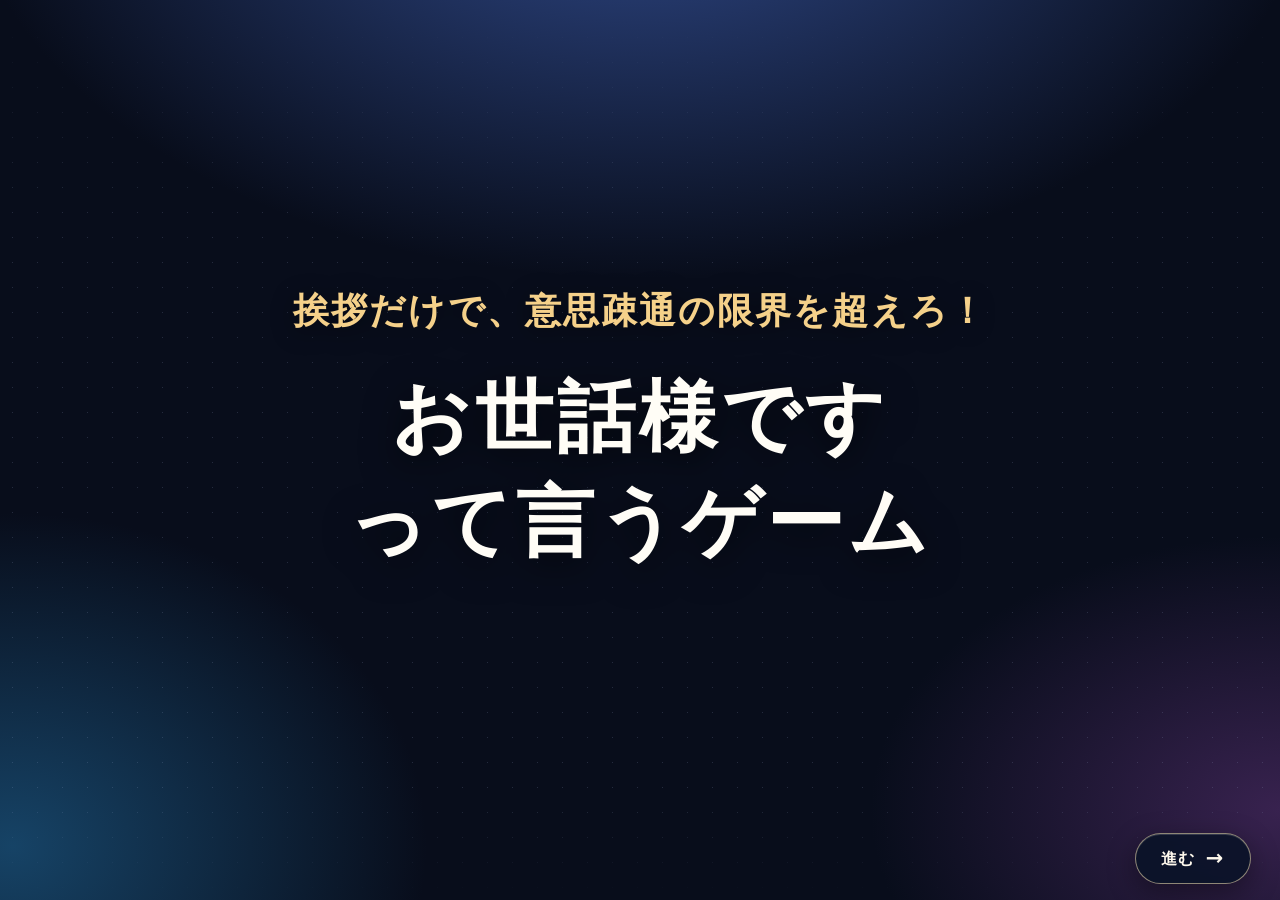
<file: index.html>
<!doctype html>
<html lang="ja">
<head>
  <meta charset="utf-8">
  <meta name="viewport" content="width=device-width, initial-scale=1">
  <meta name="theme-color" content="#080d1b">
  <meta name="description" content="挨拶だけで、意思疎通の限界を超えろ！ お世話様ですって言うゲーム">
  <title>お世話様ですって言うゲーム | KICKOFF PARTY 2027</title>
  <link rel="stylesheet" href="navigation.css">
  <style>
    :root {
      color-scheme: dark;
      font-family: "Hiragino Kaku Gothic ProN", "Yu Gothic", Meiryo, system-ui, sans-serif;
      color: #fffdf6;
      background: #080d1b;
    }
    *, *::before, *::after { box-sizing: border-box; }
    html, body { min-height: 100%; }
    body {
      margin: 0;
      background:
        radial-gradient(ellipse 70% 63% at 50% -17%, #324d91 0%, transparent 76%),
        radial-gradient(ellipse 42% 48% at 1% 94%, #164366 0%, transparent 77%),
        radial-gradient(ellipse 40% 38% at 100% 90%, #38224f 0%, transparent 80%),
        #080d1b;
    }
    body::before {
      content: "";
      position: fixed;
      inset: 0;
      pointer-events: none;
      opacity: .18;
      background-image: radial-gradient(circle, #a8b8df 0.8px, transparent 1px);
      background-size: 25px 25px;
      mask-image: linear-gradient(to bottom, transparent, #000 25%, #000 88%, transparent);
    }
    .stage { min-height: 100svh; }
    .launch {
      position: relative;
      display: flex;
      min-height: 100svh;
      width: 100%;
      flex-direction: column;
      align-items: center;
      justify-content: center;
      gap: clamp(15px, 3vh, 32px);
      padding: clamp(25px, 5vw, 80px) 20px 106px;
      text-align: center;
      text-decoration: none;
      color: inherit;
      cursor: default;
      -webkit-tap-highlight-color: transparent;
    }
    .launch::before {
      content: "";
      position: absolute;
      z-index: -1;
      width: min(70vw, 750px);
      height: min(70vw, 750px);
      border: 1px solid #ffffff0e;
      border-radius: 50%;
      box-shadow: 0 0 0 80px #ffffff04, 0 0 0 160px #ffffff03;
      pointer-events: none;
    }
    .title-line { display: block; white-space: nowrap; }
    .tagline {
      margin: 0;
      color: #f5d18a;
      font-size: clamp(23px, 2.85vw, 47px);
      font-weight: 900;
      line-height: 1.5;
      letter-spacing: .06em;
      text-wrap: balance;
      text-shadow: 0 4px 25px #0007;
    }
    h1 {
      max-width: 1450px;
      margin: 0;
      font-size: clamp(47px, 6.1vw, 108px);
      font-weight: 950;
      line-height: 1.34;
      letter-spacing: .05em;
      text-wrap: balance;
      text-shadow: 0 8px 36px #000a;
    }
    @media (max-width: 620px) {
      .launch { gap: 22px; padding: 28px 20px 104px; }
      .tagline { font-size: clamp(18px, 5.2vw, 28px); }
      h1 { font-size: clamp(28px, 8.4vw, 50px); line-height: 1.42; }
    }
  </style>
</head>
<body>
  <main class="stage">
    <div class="launch">
      <p class="tagline">挨拶だけで、意思疎通の限界を超えろ！</p>
      <h1><span class="title-line">お世話様です</span><span class="title-line">って言うゲーム</span></h1>
    </div>
  </main>
  <nav class="page-nav" aria-label="ページ移動">
    <a class="page-nav__button page-nav__button--next" href="example.html"><span>進む</span><span class="page-nav__arrow" aria-hidden="true">→</span></a>
  </nav>
</body>
</html>
</file>
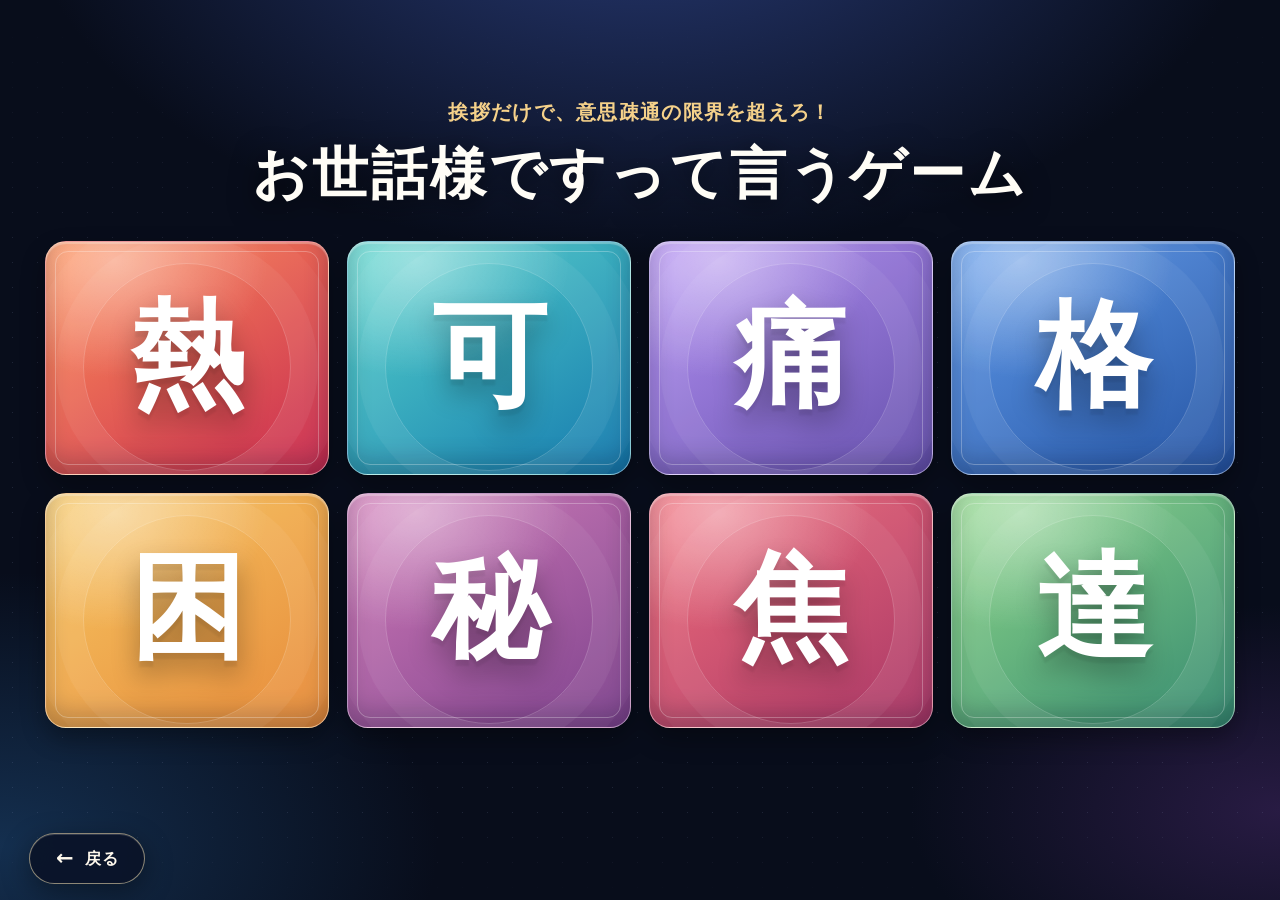
<file: categories.html>
<!doctype html>
<html lang="ja">
<head>
  <meta charset="utf-8">
  <meta name="viewport" content="width=device-width, initial-scale=1">
  <meta name="theme-color" content="#090e1d">
  <meta name="description" content="お世話様ですって言うゲーム — 8つの漢字からお題を選ぼう。">
  <title>お世話様ですって言うゲーム | KICKOFF PARTY 2027</title>
  <link rel="stylesheet" href="navigation.css">
  <style>
    :root {
      color-scheme: dark;
      font-family: "Hiragino Kaku Gothic ProN", "Yu Gothic", Meiryo, system-ui, sans-serif;
      color: #fffdf6;
      background: #080d1b;
    }
    *, *::before, *::after { box-sizing: border-box; }
    body {
      min-height: 100svh;
      margin: 0;
      background:
        radial-gradient(ellipse 65% 58% at 50% -15%, #293c79 0%, transparent 75%),
        radial-gradient(ellipse 45% 40% at 0% 94%, #142f4f 0%, transparent 76%),
        radial-gradient(ellipse 38% 30% at 100% 90%, #281b43 0%, transparent 76%),
        #080d1b;
    }
    body::before {
      content: "";
      position: fixed;
      inset: 0;
      pointer-events: none;
      opacity: .14;
      background-image: radial-gradient(circle, #a8b8df 0.75px, transparent 1px);
      background-size: 25px 25px;
      mask-image: linear-gradient(to bottom, transparent, #000 30%, #000 90%, transparent);
    }
    .shell {
      position: relative;
      width: min(1190px, calc(100% - 66px));
      min-height: 100svh;
      display: flex;
      flex-direction: column;
      justify-content: center;
      gap: clamp(22px, 3.4vh, 35px);
      margin: 0 auto;
      padding: 32px 0 106px;
    }
    .intro { text-align: center; }
    .intro h1 { white-space: nowrap; }
    .tagline {
      margin: 0;
      color: #f5d18a;
      font-size: clamp(14px, 1.55vw, 22px);
      font-weight: 850;
      line-height: 1.5;
      letter-spacing: .065em;
      text-wrap: balance;
    }
    h1 {
      margin: 10px 0 0;
      font-size: clamp(32px, 4.35vw, 65px);
      font-weight: 950;
      letter-spacing: .055em;
      line-height: 1.3;
      text-wrap: balance;
      text-shadow: 0 5px 28px #000a;
    }
    .grid {
      display: grid;
      grid-template-columns: repeat(4, minmax(0, 1fr));
      gap: clamp(12px, 1.5vw, 18px);
    }
    .tile {
      --top: #5671b9;
      --bottom: #263c70;
      --glow: #8caaff;
      appearance: none;
      position: relative;
      isolation: isolate;
      display: grid;
      place-items: center;
      width: 100%;
      min-width: 0;
      aspect-ratio: 1.21;
      overflow: hidden;
      padding: 12px;
      border: 1px solid #ffffff69;
      border-radius: 21px;
      color: white;
      font: inherit;
      cursor: pointer;
      background:
        radial-gradient(ellipse 78% 72% at 24% 8%, #ffffff6c 0%, transparent 70%),
        linear-gradient(145deg, var(--top), var(--bottom));
      box-shadow: inset 0 2px 1px #ffffff4b, inset 0 -13px 25px #0208193d, 0 11px 25px #0005;
      transition: transform .2s ease, box-shadow .2s ease, border-color .2s ease;
      -webkit-tap-highlight-color: transparent;
    }
    .tile::before {
      content: "";
      position: absolute;
      inset: 9px;
      z-index: -1;
      border: 1px solid #ffffff45;
      border-radius: 13px;
      pointer-events: none;
    }
    .tile::after {
      content: "";
      position: absolute;
      z-index: -1;
      width: 74%;
      aspect-ratio: 1;
      left: 13%;
      top: 9%;
      border-radius: 50%;
      border: 1px solid #ffffff35;
      box-shadow: 0 0 0 27px #ffffff0d, 0 0 0 55px #ffffff08;
      pointer-events: none;
    }
    .kanji {
      font-family: "Yu Mincho", "Hiragino Mincho ProN", "Noto Serif CJK JP", serif;
      font-size: clamp(75px, 9vw, 136px);
      font-weight: 900;
      line-height: 1.05;
      text-shadow: 0 6px 2px #00000010, 0 15px 28px #0005;
      transform: translateY(-2px);
    }
    .tile:hover {
      transform: translateY(-4px);
      border-color: #fff9;
      box-shadow: inset 0 2px 1px #ffffff6b, 0 15px 34px #0009, 0 0 24px color-mix(in srgb, var(--glow), transparent 65%);
    }
    .tile:active { transform: scale(.985); }
    .tile:focus-visible { outline: 3px solid #ffe8a4; outline-offset: 5px; }
    .tile[data-kanji="熱"] { --top: #ff9058; --bottom: #c82b51; --glow: #ff795a; }
    .tile[data-kanji="可"] { --top: #56d5cb; --bottom: #167aaf; --glow: #38e8d6; }
    .tile[data-kanji="痛"] { --top: #b592f4; --bottom: #6550ac; --glow: #9e6df6; }
    .tile[data-kanji="格"] { --top: #609beb; --bottom: #2554a3; --glow: #4d87f7; }
    .tile[data-kanji="困"] { --top: #f7c762; --bottom: #e78b3b; --glow: #ffd364; }
    .tile[data-kanji="秘"] { --top: #d17ab7; --bottom: #7e438e; --glow: #e687d5; }
    .tile[data-kanji="焦"] { --top: #f26f7b; --bottom: #a83767; --glow: #ef6c8b; }
    .tile[data-kanji="達"] { --top: #8ed789; --bottom: #378b71; --glow: #8dec8b; }
    dialog {
      width: min(440px, calc(100% - 28px));
      border: 1px solid #ffffff47;
      border-radius: 24px;
      padding: 38px 28px 32px;
      background: radial-gradient(circle at 50% -12%, #294a82, transparent 72%), #101a31;
      box-shadow: 0 24px 90px #000c;
      color: white;
      text-align: center;
    }
    dialog::backdrop { background: #02050bba; backdrop-filter: blur(6px); }
    .dialog-kanji {
      display: block;
      margin-bottom: 6px;
      color: #ffe7a8;
      font: 900 94px/1.2 "Yu Mincho", "Hiragino Mincho ProN", serif;
      text-shadow: 0 0 30px #ffdc7a66;
    }
    dialog h2 { margin: 0 0 25px; font-size: 24px; letter-spacing: .05em; }
    .dialog-actions { display: flex; flex-wrap: wrap; justify-content: center; gap: 11px; }
    .action {
      display: inline-flex;
      justify-content: center;
      align-items: center;
      min-height: 46px;
      padding: 12px 23px;
      border: 1px solid transparent;
      border-radius: 999px;
      background: #f9d37a;
      color: #16213b;
      font: 800 14px/1.3 inherit;
      font-family: inherit;
      font-weight: 800;
      text-decoration: none;
      cursor: pointer;
    }
    .action:hover { background: #ffe29a; }
    .action--secondary { border-color: #c6d3ea77; color: #e0e9fc; background: transparent; }
    .action--secondary:hover { background: #ffffff12; }
    .action:focus-visible { outline: 3px solid white; outline-offset: 4px; }
    @media (max-width: 900px) {
      .shell { width: min(750px, calc(100% - 44px)); }
      .grid { gap: 12px; }
      .tile { aspect-ratio: 1; border-radius: 16px; }
      .tile::before { inset: 6px; border-radius: 11px; }
      .kanji { font-size: clamp(59px, 10vw, 100px); }
    }
    @media (max-width: 620px) {
      .shell { width: min(450px, calc(100% - 32px)); justify-content: flex-start; gap: 24px; padding: 30px 0 104px; }
      .tagline { font-size: clamp(13px, 3.7vw, 17px); }
      h1 { font-size: clamp(18px, 5.8vw, 31px); }
      .grid { grid-template-columns: repeat(2, minmax(0, 1fr)); gap: 13px; }
      .tile { aspect-ratio: 1.12; border-radius: 17px; }
      .kanji { font-size: clamp(78px, 21vw, 117px); }
    }
    @media (prefers-reduced-motion: reduce) {
      * { transition-duration: 0s !important; }
    }
  </style>
</head>
<body>
  <main class="shell">
    <header class="intro">
      <p class="tagline">挨拶だけで、意思疎通の限界を超えろ！</p>
      <h1>お世話様ですって言うゲーム</h1>
    </header>
    <section class="grid" aria-label="8つのジャンル">
      <button class="tile" type="button" data-kanji="熱" aria-label="「熱」のジャンルを選択"><span class="kanji">熱</span></button>
      <button class="tile" type="button" data-kanji="可" aria-label="「可」のジャンルを選択"><span class="kanji">可</span></button>
      <button class="tile" type="button" data-kanji="痛" aria-label="「痛」のジャンルを選択"><span class="kanji">痛</span></button>
      <button class="tile" type="button" data-kanji="格" aria-label="「格」のジャンルを選択"><span class="kanji">格</span></button>
      <button class="tile" type="button" data-kanji="困" aria-label="「困」のジャンルを選択"><span class="kanji">困</span></button>
      <button class="tile" type="button" data-kanji="秘" aria-label="「秘」のジャンルを選択"><span class="kanji">秘</span></button>
      <button class="tile" type="button" data-kanji="焦" aria-label="「焦」のジャンルを選択"><span class="kanji">焦</span></button>
      <button class="tile" type="button" data-kanji="達" aria-label="「達」のジャンルを選択"><span class="kanji">達</span></button>
    </section>
  </main>
  <nav class="page-nav" aria-label="ページ移動">
    <a class="page-nav__button page-nav__button--back" href="example.html"><span class="page-nav__arrow" aria-hidden="true">←</span><span>戻る</span></a>
  </nav>
  <dialog id="category-dialog" aria-labelledby="dialog-title">
    <span class="dialog-kanji" id="dialog-kanji" aria-hidden="true"></span>
    <h2 id="dialog-title"></h2>
    <div class="dialog-actions">
      <button class="action action--secondary" type="button" id="dialog-close">パネルに戻る</button>
      <a class="action" id="dialog-next" href="choice.html">お題へ進む →</a>
    </div>
  </dialog>
  <script>
    "use strict";
    const dialog = document.getElementById("category-dialog");
    const kanjiEl = document.getElementById("dialog-kanji");
    const titleEl = document.getElementById("dialog-title");
    const nextLink = document.getElementById("dialog-next");
    document.querySelectorAll(".tile").forEach((tile) => {
      tile.addEventListener("click", () => {
        const kanji = tile.dataset.kanji;
        kanjiEl.textContent = kanji;
        titleEl.textContent = "「" + kanji + "」を選択";
        nextLink.href = "choice.html?topic=" + encodeURIComponent(kanji);
        dialog.showModal();
      });
    });
    document.getElementById("dialog-close").addEventListener("click", () => dialog.close());
    dialog.addEventListener("click", (event) => {
      if (event.target === dialog) dialog.close();
    });
  </script>
</body>
</html>
</file>
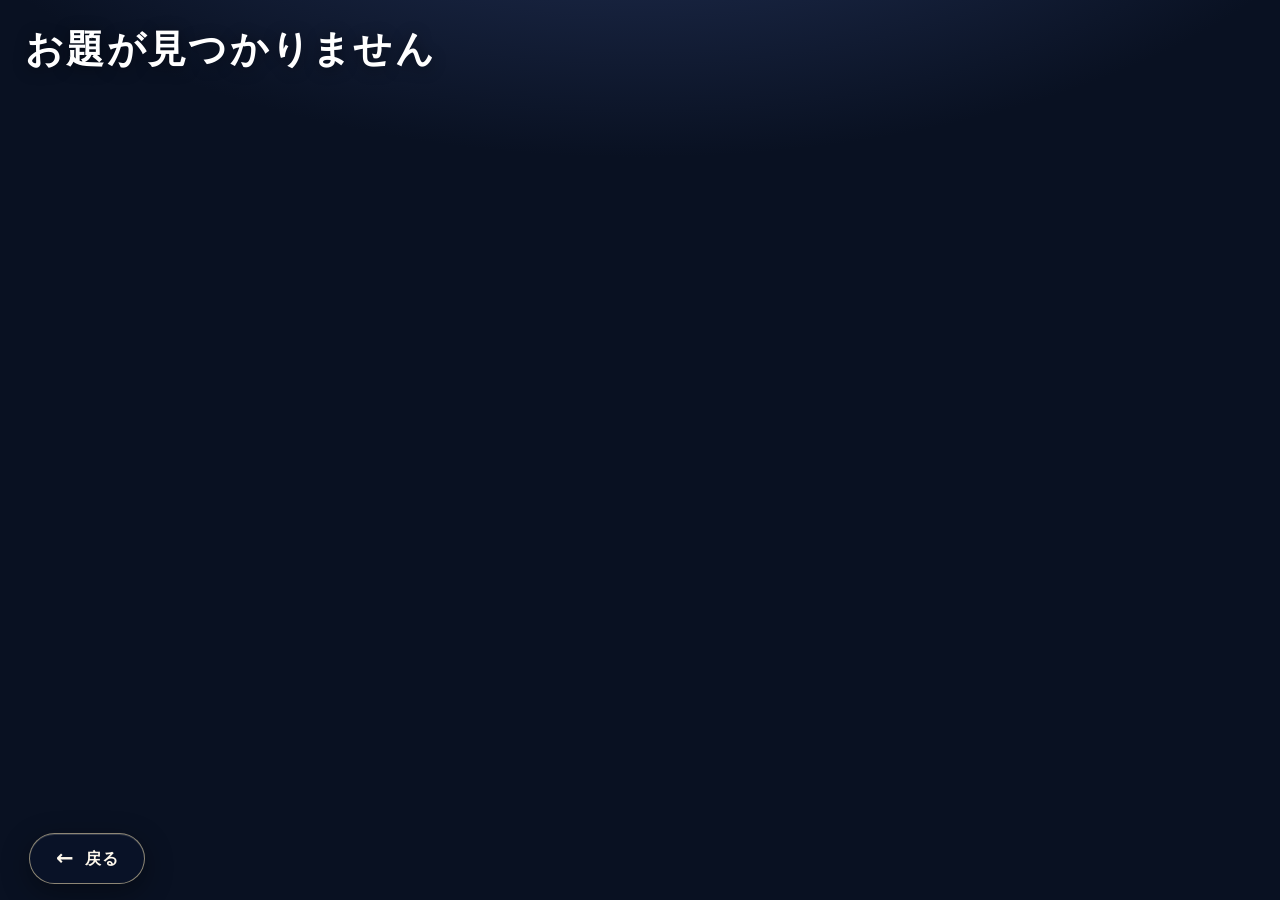
<file: choice.html>
<!doctype html>
<html lang="ja">
<head>
  <meta charset="utf-8">
  <meta name="viewport" content="width=device-width, initial-scale=1">
  <meta name="theme-color" content="#091122">
  <meta name="description" content="お世話様ですって言うゲーム — 赤と青の2つのお題。">
  <title>お題 | KICKOFF PARTY 2027</title>
  <link rel="stylesheet" href="navigation.css">
  <style>
    :root {
      color-scheme: dark;
      font-family: "Hiragino Kaku Gothic ProN", "Yu Gothic", Meiryo, system-ui, sans-serif;
      color: white;
      background: #091122;
    }
    *, *::before, *::after { box-sizing: border-box; }
    [hidden] { display: none !important; }
    html { min-height: 100%; }
    body {
      min-height: 100svh;
      margin: 0;
      overflow-x: hidden;
      background: radial-gradient(ellipse 70% 50% at 50% -25%, #293963, transparent 85%), #091122;
    }
    .wrap {
      display: flex;
      flex-direction: column;
      width: min(1660px, calc(100% - 50px));
      min-height: 100svh;
      margin: 0 auto;
      padding: 20px 0 98px;
    }
    .site-head {
      display: flex;
      justify-content: space-between;
      align-items: center;
      gap: 16px;
      min-height: 58px;
      margin-bottom: 14px;
    }
    h1 {
      margin: 0;
      font-size: clamp(27px, 3vw, 46px);
      line-height: 1.3;
      font-weight: 950;
      letter-spacing: .06em;
      text-shadow: 0 2px 16px #0007;
    }
    .back {
      flex: none;
      display: grid;
      place-items: center;
      width: 43px;
      height: 43px;
      border: 1px solid #ffffff66;
      border-radius: 50%;
      color: white;
      font: 26px/1 system-ui, sans-serif;
      text-decoration: none;
      background: #ffffff16;
      -webkit-tap-highlight-color: transparent;
    }
    .back:hover { background: #ffffff2c; }
    .back:focus-visible { outline: 3px solid #ffe097; outline-offset: 4px; }
    .versus {
      display: grid;
      flex: 1;
      grid-template-columns: repeat(2, minmax(0, 1fr));
      gap: clamp(12px, 1.3vw, 20px);
      align-items: stretch;
      min-height: 0;
    }
    .choice {
      --light: #f36b73;
      --dark: #ac2945;
      position: relative;
      isolation: isolate;
      display: flex;
      flex-direction: column;
      min-width: 0;
      min-height: min(620px, 78svh);
      padding: clamp(25px, 2.5vw, 44px);
      overflow: hidden;
      border: 1px solid #ffffff8e;
      border-radius: clamp(15px, 1.6vw, 26px);
      background:
        radial-gradient(ellipse 78% 55% at 12% 0%, #ffffff3b 0%, transparent 85%),
        linear-gradient(145deg, var(--light), var(--dark));
      box-shadow: inset 0 2px 0 #ffffff45, 0 18px 35px #0007;
      cursor: default;
    }
    .choice::before {
      content: "";
      position: absolute;
      z-index: -1;
      inset: 9px;
      border: 1px solid #ffffff3a;
      border-radius: 17px;
      pointer-events: none;
    }
    .choice::after {
      content: "";
      position: absolute;
      z-index: -1;
      width: 540px;
      height: 540px;
      right: -245px;
      bottom: -250px;
      border: 1px solid #ffffff2b;
      border-radius: 50%;
      box-shadow: 0 0 0 80px #ffffff07, 0 0 0 160px #ffffff05;
      pointer-events: none;
    }
    .choice--blue { --light: #54a9f1; --dark: #1c50a5; }
    .color-label {
      display: block;
      flex: none;
      font-size: clamp(19px, 1.6vw, 29px);
      font-weight: 900;
      line-height: 1.3;
      letter-spacing: .055em;
    }
    .prompt {
      display: flex;
      flex: 1;
      flex-direction: column;
      align-items: center;
      justify-content: center;
      min-width: 0;
      text-align: center;
      padding: 22px 0 28px;
      text-wrap: pretty;
    }
    .prompt-main {
      display: block;
      max-width: 100%;
      font-size: clamp(28px, 2.75vw, 49px);
      font-weight: 900;
      line-height: 1.62;
      letter-spacing: .025em;
      overflow-wrap: anywhere;
      text-shadow: 0 3px 10px #0003;
    }
    .prompt--long .prompt-main { font-size: clamp(26px, 2.35vw, 42px); line-height: 1.56; }
    .prompt--very-long .prompt-main { font-size: clamp(24px, 2vw, 37px); line-height: 1.53; }
    .prompt-phrase {
      display: inline-block;
      max-width: 100%;
      margin-top: clamp(20px, 3vh, 34px);
      padding: 8px 15px;
      border: 1px solid #ffffff8e;
      border-radius: 11px;
      background: #ffffff29;
      font-size: clamp(28px, 2.65vw, 48px);
      font-weight: 950;
      line-height: 1.55;
      letter-spacing: .025em;
      text-wrap: balance;
      box-shadow: 0 6px 20px #0002;
    }

    /* Dramatic entrance: animation ends in the existing, stationary reading layout. */
    .entrance-fx {
      position: fixed;
      inset: 0;
      z-index: 50;
      overflow: hidden;
      pointer-events: none;
      visibility: hidden;
    }
    .fx-stage .entrance-fx { visibility: visible; }
    .entrance-fx::before {
      content: "";
      position: absolute;
      inset: 0;
      opacity: 0;
      background: radial-gradient(ellipse at center, #fff7d7 0%, #fff1b8a8 18%, #fbc75d52 48%, transparent 78%);
    }
    .fx-stage .entrance-fx::before { animation: gold-flash 970ms ease-out both; }
    .fx-burst {
      position: absolute;
      left: 50%;
      top: 49%;
      width: min(130vmax, 1800px);
      aspect-ratio: 1;
      border-radius: 50%;
      opacity: 0;
      transform: translate(-50%,-50%) scale(.15);
      background:
        radial-gradient(circle, #fffce8 0%, #fff5d6ba 3%, #fbd7794d 10%, transparent 26%),
        repeating-conic-gradient(from 11deg, #ffe09e00 0deg, #ffe2a045 4deg, #ffe09e00 8deg, transparent 19deg);
      mask-image: radial-gradient(circle, #000 0%, #000 37%, transparent 70%);
      mix-blend-mode: screen;
    }
    .fx-stage .fx-burst { animation: golden-burst 1120ms cubic-bezier(.13,.61,.2,1) both; }
    .fx-ring {
      position: absolute;
      left: 50%;
      top: 49%;
      width: 11vmin;
      height: 11vmin;
      border: clamp(3px, .65vmin, 9px) solid #fff3c0;
      border-radius: 50%;
      opacity: 0;
      transform: translate(-50%,-50%) scale(.1);
      box-shadow: 0 0 15px #ffdb72, inset 0 0 22px #ffe7a7, 0 0 80px #ffca6899;
    }
    .fx-stage .fx-ring { animation: golden-ring 950ms .14s ease-out both; }
    .fx-sweep {
      position: absolute;
      inset: -90%;
      opacity: 0;
      transform: translateX(-65%) rotate(23deg);
      background: linear-gradient(90deg, transparent 47%, #fff7d900 48%, #ffefb0a1 49.6%, #fffdf2d9 50%, #ffcf6d66 50.4%, transparent 52%);
      mix-blend-mode: screen;
    }
    .fx-stage .fx-sweep { animation: light-sweep 1050ms .24s ease-out both; }
    .fx-confetti { position: absolute; inset: 0; width: 100%; height: 100%; }
    .fx-stage .choice--red { animation: red-grand-entrance 1080ms .12s cubic-bezier(.16,.84,.24,1) both; }
    .fx-stage .choice--blue { animation: blue-grand-entrance 1080ms .27s cubic-bezier(.16,.84,.24,1) both; }
    .fx-stage .site-head { animation: title-grand-entrance 720ms .75s cubic-bezier(.17,.8,.24,1) both; }
    .fx-stage .choice .color-label { animation: label-grand-entrance 730ms .87s ease-out both; }
    .fx-stage .choice .prompt { animation: prompt-grand-entrance 830ms 1.02s cubic-bezier(.17,.76,.24,1) both; }
    @keyframes gold-flash {
      0%, 12% { opacity: 0; }
      28% { opacity: .85; }
      55% { opacity: .22; }
      100% { opacity: 0; }
    }
    @keyframes golden-burst {
      0% { opacity: 0; transform: translate(-50%,-50%) scale(.15) rotate(-20deg); }
      24% { opacity: .98; }
      100% { opacity: 0; transform: translate(-50%,-50%) scale(1.28) rotate(24deg); }
    }
    @keyframes golden-ring {
      0% { opacity: 0; transform: translate(-50%,-50%) scale(.15); }
      22% { opacity: 1; }
      100% { opacity: 0; transform: translate(-50%,-50%) scale(17); }
    }
    @keyframes light-sweep {
      0% { opacity: 0; transform: translateX(-65%) rotate(23deg); }
      25% { opacity: .9; }
      100% { opacity: 0; transform: translateX(65%) rotate(23deg); }
    }
    @keyframes red-grand-entrance {
      0% { opacity: 0; transform: translate3d(-16vw,48px,0) scale(.77) rotate(-5deg); filter: brightness(1.8); }
      58% { opacity: 1; transform: translate3d(13px,-12px,0) scale(1.035) rotate(1deg); filter: brightness(1.28); }
      80% { transform: translate3d(-3px,3px,0) scale(.994); }
      100% { opacity: 1; transform: none; filter: brightness(1); }
    }
    @keyframes blue-grand-entrance {
      0% { opacity: 0; transform: translate3d(16vw,48px,0) scale(.77) rotate(5deg); filter: brightness(1.8); }
      58% { opacity: 1; transform: translate3d(-13px,-12px,0) scale(1.035) rotate(-1deg); filter: brightness(1.28); }
      80% { transform: translate3d(3px,3px,0) scale(.994); }
      100% { opacity: 1; transform: none; filter: brightness(1); }
    }
    @keyframes title-grand-entrance {
      0% { opacity: 0; transform: translateY(-24px) scale(1.12); filter: blur(7px); }
      65% { opacity: 1; transform: translateY(3px) scale(.99); filter: blur(0); }
      100% { opacity: 1; transform: none; }
    }
    @keyframes label-grand-entrance {
      0% { opacity: 0; transform: translateY(-18px); }
      100% { opacity: 1; transform: none; }
    }
    @keyframes prompt-grand-entrance {
      0% { opacity: 0; transform: translateY(42px) scale(.86); filter: blur(6px); }
      67% { opacity: 1; transform: translateY(-5px) scale(1.02); filter: blur(0); }
      100% { opacity: 1; transform: none; }
    }
    @media (prefers-reduced-motion: reduce) {
      .entrance-fx { display: none !important; }
      .fx-stage .choice, .fx-stage .choice .prompt, .fx-stage .choice .color-label,
      .fx-stage .site-head { animation: none !important; transform: none !important; filter: none !important; opacity: 1 !important; }
    }
    @media (max-width: 800px) {
      .wrap { width: min(720px, calc(100% - 26px)); padding-top: 12px; }
      .site-head { min-height: 48px; margin-bottom: 10px; }
      h1 { font-size: clamp(25px, 4.5vw, 34px); }
      .choice { padding: clamp(18px, 2.5vw, 26px); min-height: min(550px, 77svh); }
      .prompt-main { font-size: clamp(23px, 3.2vw, 30px); }
      .prompt--long .prompt-main { font-size: clamp(22px, 3vw, 28px); }
      .prompt--very-long .prompt-main { font-size: clamp(20px, 2.8vw, 26px); }
      .prompt-phrase { font-size: clamp(21px, 3.2vw, 29px); }
    }
    @media (max-width: 620px) {
      .wrap { width: calc(100% - 24px); padding: 12px 0 104px; }
      .site-head { margin-bottom: 12px; }
      h1 { font-size: clamp(24px, 6vw, 34px); }
      .back { width: 39px; height: 39px; font-size: 24px; }
      .versus { grid-template-columns: minmax(0, 1fr); gap: 13px; }
      .choice { min-height: 300px; padding: 24px; }
      .prompt { padding: 22px 0; }
      .color-label { font-size: 20px; }
      .prompt-main { font-size: clamp(24px, 5.7vw, 35px); }
      .prompt--long .prompt-main { font-size: clamp(23px, 5.2vw, 31px); }
      .prompt--very-long .prompt-main { font-size: clamp(22px, 4.9vw, 29px); }
      .prompt-phrase { font-size: clamp(24px, 5.6vw, 34px); }
    }
  </style>
</head>
<body>
  <div class="entrance-fx" aria-hidden="true">
    <div class="fx-burst"></div>
    <div class="fx-ring"></div>
    <div class="fx-sweep"></div>
    <canvas class="fx-confetti" id="fx-confetti"></canvas>
  </div>
  <main class="wrap">
    <header class="site-head">
      <h1 id="page-title"></h1>
    </header>
    <section class="versus" aria-label="赤と青のお題" id="prompts">
      <article class="choice choice--red" aria-label="赤のお題">
        <span class="color-label">RED / 赤</span>
        <div class="prompt" id="prompt-red"><span class="prompt-main" id="main-red"></span><span class="prompt-phrase" id="phrase-red"></span></div>
      </article>
      <article class="choice choice--blue" aria-label="青のお題">
        <span class="color-label">BLUE / 青</span>
        <div class="prompt" id="prompt-blue"><span class="prompt-main" id="main-blue"></span><span class="prompt-phrase" id="phrase-blue"></span></div>
      </article>
    </section>
  </main>
  <nav class="page-nav" aria-label="ページ移動">
    <a class="page-nav__button page-nav__button--back" href="categories.html"><span class="page-nav__arrow" aria-hidden="true">←</span><span>戻る</span></a>
  </nav>
  <script>
    "use strict";
    const topics = {
  "熱": {
    "red": "激熱のたこ焼きを口に入れているときの「お世話様です」",
    "blue": "激熱の小籠包を口に入れているときの「お世話様です」"
  },
  "可": {
    "red": "小さな子どもが言うかわいい「お世話様です」",
    "blue": "自分を子どもみたいにかわいいと思い込んでいる大人の「お世話様です」"
  },
  "痛": {
    "red": "舌を思いっきり噛んだ直後の「お世話様です」",
    "blue": "足の小指をタンスの角にぶつけた直後の「お世話様です」"
  },
  "格": {
    "red": "カッコいいイケメンボイスの「お世話様です」",
    "blue": "自分大好きナルシストの「お世話様です」"
  },
  "困": {
    "red": "愛想笑いしながらも今すぐトイレに行きたいのを我慢している「お世話様です」",
    "blue": "「この間はどうも」と話しかけてくる相手が誰だか全く思い出せないまま返す「お世話様です」"
  },
  "秘": {
    "red": "背中に銃口を当てられ「普段どおりに振るまえ」と脅されているときの「お世話様です」",
    "blue": "まだ見られてはいけないサプライズプレゼントを背中に隠しているときの「お世話様です」"
  },
  "焦": {
    "red": "目覚めたとき寝坊で大遅刻していることに気付き、上司から電話がかかってきたときの「お世話様です」",
    "blue": "もう帰る気満々で勢いよく立ちあがった瞬間に上司に呼び止められたときの「お世話様です」"
  },
  "達": {
    "red": "今年度売上27ペソ達成に向けて気合いを入れていくぞ、の「お世話様です」",
    "blue": "今年度売上27億円達成に向けて気合いを入れていくぞ、の「お世話様です」"
  }
};
    const query = new URLSearchParams(window.location.search);
    const topic = query.get("topic");
    const title = document.getElementById("page-title");
    const section = document.getElementById("prompts");
    if (!Object.prototype.hasOwnProperty.call(topics, topic)) {
      title.textContent = "お題が見つかりません";
      section.hidden = true;
    } else {
      const phrase = "「お世話様です」";
      title.textContent = "「" + topic + "」のお題";
      document.title = title.textContent + " | KICKOFF PARTY 2027";
      for (const side of ["red", "blue"]) {
        const full = topics[topic][side];
        const at = full.lastIndexOf(phrase);
        const main = at >= 0 ? full.slice(0, at) : full;
        const saying = at >= 0 ? full.slice(at) : "";
        document.getElementById("main-" + side).textContent = main;
        document.getElementById("phrase-" + side).textContent = saying;
        const cardText = document.getElementById("prompt-" + side);
        if (main.length >= 45) cardText.classList.add("prompt--very-long");
        else if (main.length >= 28) cardText.classList.add("prompt--long");
      }
    }

    function launchConfetti() {
      if (!window.requestAnimationFrame) return;
      const canvas = document.getElementById("fx-confetti");
      const context = canvas.getContext("2d");
      if (!context) return;

      let width = 0;
      let height = 0;
      let pixelRatio = 1;
      const resize = () => {
        pixelRatio = Math.min(window.devicePixelRatio || 1, 1.75);
        width = window.innerWidth;
        height = window.innerHeight;
        canvas.width = Math.round(width * pixelRatio);
        canvas.height = Math.round(height * pixelRatio);
        context.setTransform(pixelRatio, 0, 0, pixelRatio, 0, 0);
      };
      resize();
      window.addEventListener("resize", resize, { passive: true });

      const palette = ["#fff9d8", "#ffda68", "#ffae3e", "#ffffff", "#fa7080", "#6db9ff", "#ffe6a3"];
      const count = Math.min(200, Math.max(95, Math.round(width / 9)));
      const centerX = width / 2;
      const centerY = height * .49;
      const pieces = Array.from({ length: count }, () => {
        const angle = Math.random() * Math.PI * 2;
        const speed = 240 + Math.random() * 760;
        return {
          x: centerX + (Math.random() - .5) * 35,
          y: centerY + (Math.random() - .5) * 35,
          vx: Math.cos(angle) * speed,
          vy: Math.sin(angle) * speed - 170,
          rotation: Math.random() * Math.PI,
          spin: (Math.random() - .5) * 17,
          size: 3 + Math.random() * 8,
          color: palette[Math.floor(Math.random() * palette.length)],
          shape: Math.random() > .75 ? "spark" : "paper"
        };
      });
      const total = 2650;
      const startTime = performance.now();
      let priorTime = startTime;

      const stop = () => {
        window.removeEventListener("resize", resize);
        context.clearRect(0, 0, width, height);
        canvas.width = 0;
        canvas.height = 0;
      };

      const frame = (now) => {
        const elapsed = now - startTime;
        if (document.hidden || elapsed >= total) { stop(); return; }
        const seconds = Math.min((now - priorTime) / 1000, .05);
        priorTime = now;
        context.clearRect(0, 0, width, height);
        const fade = Math.max(0, Math.min(1, (total - elapsed) / 650));
        context.globalAlpha = fade;
        for (const p of pieces) {
          p.vx *= Math.pow(.988, seconds * 60);
          p.vy += 480 * seconds;
          p.x += p.vx * seconds;
          p.y += p.vy * seconds;
          p.rotation += p.spin * seconds;
          if (p.x < -20 || p.x > width + 20 || p.y > height + 20) continue;
          context.save();
          context.translate(p.x, p.y);
          context.rotate(p.rotation);
          context.fillStyle = p.color;
          if (p.shape === "spark") {
            context.fillRect(-p.size * .18, -p.size, p.size * .36, p.size * 2);
            context.fillRect(-p.size, -p.size * .18, p.size * 2, p.size * .36);
          } else {
            context.fillRect(-p.size / 2, -p.size / 3, p.size, p.size * .65);
          }
          context.restore();
        }
        context.globalAlpha = 1;
        window.requestAnimationFrame(frame);
      };
      window.requestAnimationFrame(frame);
    }
    if (Object.prototype.hasOwnProperty.call(topics, topic) &&
        !window.matchMedia("(prefers-reduced-motion: reduce)").matches) {
      document.body.classList.add("fx-stage");
      launchConfetti();
    }
  </script>
</body>
</html>
</file>
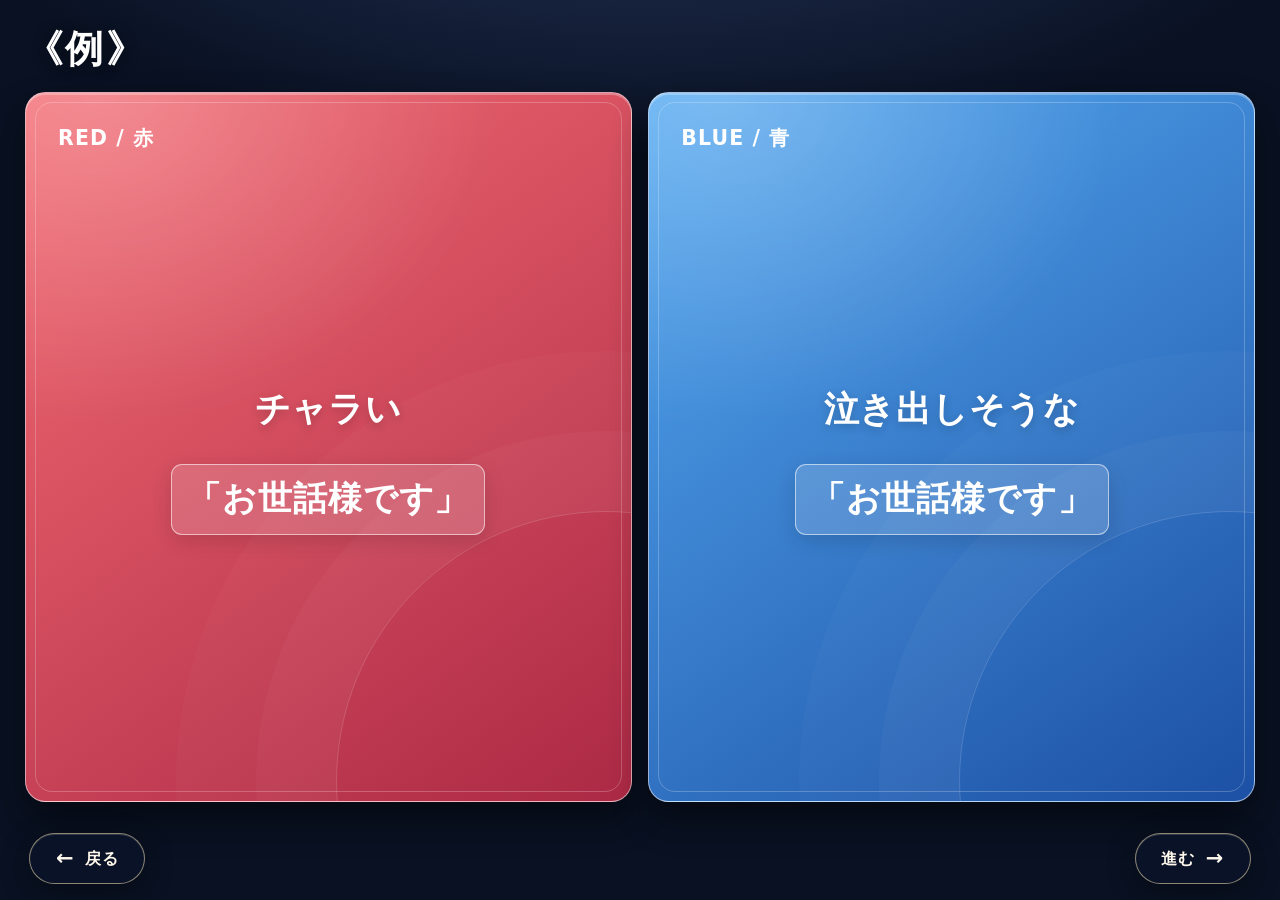
<file: example.html>
<!doctype html>
<html lang="ja">
<head>
  <meta charset="utf-8">
  <meta name="viewport" content="width=device-width, initial-scale=1">
  <meta name="theme-color" content="#091122">
  <meta name="description" content="お世話様ですって言うゲームの例題。赤と青、2つのお題。">
  <title>例題 | お世話様ですって言うゲーム</title>
  <link rel="stylesheet" href="navigation.css">
  <style>
    :root {
      color-scheme: dark;
      font-family: "Hiragino Kaku Gothic ProN", "Yu Gothic", Meiryo, system-ui, sans-serif;
      color: white;
      background: #091122;
    }
    *, *::before, *::after { box-sizing: border-box; }
    [hidden] { display: none !important; }
    html { min-height: 100%; }
    body {
      min-height: 100svh;
      margin: 0;
      overflow-x: hidden;
      background: radial-gradient(ellipse 70% 50% at 50% -25%, #293963, transparent 85%), #091122;
    }
    .wrap {
      display: flex;
      flex-direction: column;
      width: min(1660px, calc(100% - 50px));
      min-height: 100svh;
      margin: 0 auto;
      padding: 20px 0 98px;
    }
    .site-head {
      display: flex;
      justify-content: space-between;
      align-items: center;
      gap: 16px;
      min-height: 58px;
      margin-bottom: 14px;
    }
    h1 {
      margin: 0;
      font-size: clamp(27px, 3vw, 46px);
      line-height: 1.3;
      font-weight: 950;
      letter-spacing: .06em;
      text-shadow: 0 2px 16px #0007;
    }
    .back {
      flex: none;
      display: grid;
      place-items: center;
      width: 43px;
      height: 43px;
      border: 1px solid #ffffff66;
      border-radius: 50%;
      color: white;
      font: 26px/1 system-ui, sans-serif;
      text-decoration: none;
      background: #ffffff16;
      -webkit-tap-highlight-color: transparent;
    }
    .back:hover { background: #ffffff2c; }
    .back:focus-visible { outline: 3px solid #ffe097; outline-offset: 4px; }
    .versus {
      display: grid;
      flex: 1;
      grid-template-columns: repeat(2, minmax(0, 1fr));
      gap: clamp(12px, 1.3vw, 20px);
      align-items: stretch;
      min-height: 0;
    }
    .choice {
      --light: #f36b73;
      --dark: #ac2945;
      position: relative;
      isolation: isolate;
      display: flex;
      flex-direction: column;
      min-width: 0;
      min-height: min(620px, 78svh);
      padding: clamp(25px, 2.5vw, 44px);
      overflow: hidden;
      border: 1px solid #ffffff8e;
      border-radius: clamp(15px, 1.6vw, 26px);
      background:
        radial-gradient(ellipse 78% 55% at 12% 0%, #ffffff3b 0%, transparent 85%),
        linear-gradient(145deg, var(--light), var(--dark));
      box-shadow: inset 0 2px 0 #ffffff45, 0 18px 35px #0007;
      cursor: default;
    }
    .choice::before {
      content: "";
      position: absolute;
      z-index: -1;
      inset: 9px;
      border: 1px solid #ffffff3a;
      border-radius: 17px;
      pointer-events: none;
    }
    .choice::after {
      content: "";
      position: absolute;
      z-index: -1;
      width: 540px;
      height: 540px;
      right: -245px;
      bottom: -250px;
      border: 1px solid #ffffff2b;
      border-radius: 50%;
      box-shadow: 0 0 0 80px #ffffff07, 0 0 0 160px #ffffff05;
      pointer-events: none;
    }
    .choice--blue { --light: #54a9f1; --dark: #1c50a5; }
    .color-label {
      display: block;
      flex: none;
      font-size: clamp(19px, 1.6vw, 29px);
      font-weight: 900;
      line-height: 1.3;
      letter-spacing: .055em;
    }
    .prompt {
      display: flex;
      flex: 1;
      flex-direction: column;
      align-items: center;
      justify-content: center;
      min-width: 0;
      text-align: center;
      padding: 22px 0 28px;
      text-wrap: pretty;
    }
    .prompt-main {
      display: block;
      max-width: 100%;
      font-size: clamp(28px, 2.75vw, 49px);
      font-weight: 900;
      line-height: 1.62;
      letter-spacing: .025em;
      overflow-wrap: anywhere;
      text-shadow: 0 3px 10px #0003;
    }
    .prompt--long .prompt-main { font-size: clamp(26px, 2.35vw, 42px); line-height: 1.56; }
    .prompt--very-long .prompt-main { font-size: clamp(24px, 2vw, 37px); line-height: 1.53; }
    .prompt-phrase {
      display: inline-block;
      max-width: 100%;
      margin-top: clamp(20px, 3vh, 34px);
      padding: 8px 15px;
      border: 1px solid #ffffff8e;
      border-radius: 11px;
      background: #ffffff29;
      font-size: clamp(28px, 2.65vw, 48px);
      font-weight: 950;
      line-height: 1.55;
      letter-spacing: .025em;
      text-wrap: balance;
      box-shadow: 0 6px 20px #0002;
    }
    @media (max-width: 800px) {
      .wrap { width: min(720px, calc(100% - 26px)); padding-top: 12px; }
      .site-head { min-height: 48px; margin-bottom: 10px; }
      h1 { font-size: clamp(25px, 4.5vw, 34px); }
      .choice { padding: clamp(18px, 2.5vw, 26px); min-height: min(550px, 77svh); }
      .prompt-main { font-size: clamp(23px, 3.2vw, 30px); }
      .prompt--long .prompt-main { font-size: clamp(22px, 3vw, 28px); }
      .prompt--very-long .prompt-main { font-size: clamp(20px, 2.8vw, 26px); }
      .prompt-phrase { font-size: clamp(21px, 3.2vw, 29px); }
    }
    @media (max-width: 620px) {
      .wrap { width: calc(100% - 24px); padding: 12px 0 104px; }
      .site-head { margin-bottom: 12px; }
      h1 { font-size: clamp(24px, 6vw, 34px); }
      .back { width: 39px; height: 39px; font-size: 24px; }
      .versus { grid-template-columns: minmax(0, 1fr); gap: 13px; }
      .choice { min-height: 300px; padding: 24px; }
      .prompt { padding: 22px 0; }
      .color-label { font-size: 20px; }
      .prompt-main { font-size: clamp(24px, 5.7vw, 35px); }
      .prompt--long .prompt-main { font-size: clamp(23px, 5.2vw, 31px); }
      .prompt--very-long .prompt-main { font-size: clamp(22px, 4.9vw, 29px); }
      .prompt-phrase { font-size: clamp(24px, 5.6vw, 34px); }
    }
  
    .example-next { font-size: 29px; }
    @media (max-width: 620px) { .example-next { font-size: 26px; } }
  </style>
</head>
<body>
  <main class="wrap">
    <header class="site-head">
      <h1>《例》</h1>
    </header>
    <section class="versus" aria-label="例題：赤と青のお題">
      <article class="choice choice--red" aria-label="赤の例題">
        <span class="color-label">RED / 赤</span>
        <div class="prompt">
          <span class="prompt-main">チャラい</span>
          <span class="prompt-phrase">「お世話様です」</span>
        </div>
      </article>
      <article class="choice choice--blue" aria-label="青の例題">
        <span class="color-label">BLUE / 青</span>
        <div class="prompt">
          <span class="prompt-main">泣き出しそうな</span>
          <span class="prompt-phrase">「お世話様です」</span>
        </div>
      </article>
    </section>
  </main>
  <nav class="page-nav" aria-label="ページ移動">
    <a class="page-nav__button page-nav__button--back" href="./"><span class="page-nav__arrow" aria-hidden="true">←</span><span>戻る</span></a>
    <a class="page-nav__button page-nav__button--next" href="categories.html"><span>進む</span><span class="page-nav__arrow" aria-hidden="true">→</span></a>
  </nav>
</body>
</html>
</file>
<file: navigation.css>
/* Shared presentation controls: back bottom-left, next bottom-right. */
.page-nav {
  position: fixed;
  z-index: 30;
  left: clamp(16px, 2.3vw, 38px);
  right: clamp(16px, 2.3vw, 38px);
  bottom: max(16px, env(safe-area-inset-bottom, 0px));
  display: flex;
  align-items: center;
  justify-content: space-between;
  pointer-events: none;
}
.page-nav__button {
  pointer-events: auto;
  display: inline-flex;
  align-items: center;
  justify-content: center;
  gap: 11px;
  min-width: 116px;
  min-height: 51px;
  padding: 11px 21px;
  border: 1px solid rgba(244, 226, 179, .56);
  border-radius: 100px;
  color: #fff9ed;
  background: rgba(10, 19, 40, .91);
  box-shadow: 0 8px 28px rgba(0, 0, 0, .38), inset 0 1px 0 rgba(255,255,255,.16);
  text-decoration: none;
  font: 800 16px/1.2 "Hiragino Kaku Gothic ProN", "Yu Gothic", Meiryo, system-ui, sans-serif;
  letter-spacing: .05em;
  -webkit-tap-highlight-color: transparent;
  backdrop-filter: blur(12px);
  transition: background-color .15s ease, border-color .15s ease;
}
.page-nav__button:hover {
  background: rgba(40, 58, 93, .96);
  border-color: #f9e6b4;
}
.page-nav__button:focus-visible {
  outline: 3px solid #ffdf84;
  outline-offset: 4px;
}
.page-nav__button--next { margin-left: auto; }
.page-nav__arrow { font: 900 21px/1 system-ui, sans-serif; }
@media (max-width: 620px) {
  .page-nav {
    left: 14px;
    right: 14px;
    bottom: max(12px, env(safe-area-inset-bottom, 0px));
  }
  .page-nav__button {
    min-width: 92px;
    min-height: 45px;
    gap: 7px;
    padding: 10px 16px;
    font-size: 14px;
  }
  .page-nav__arrow { font-size: 18px; }
}
@media (prefers-reduced-motion: reduce) {
  .page-nav__button { transition: none; }
}
</file>
